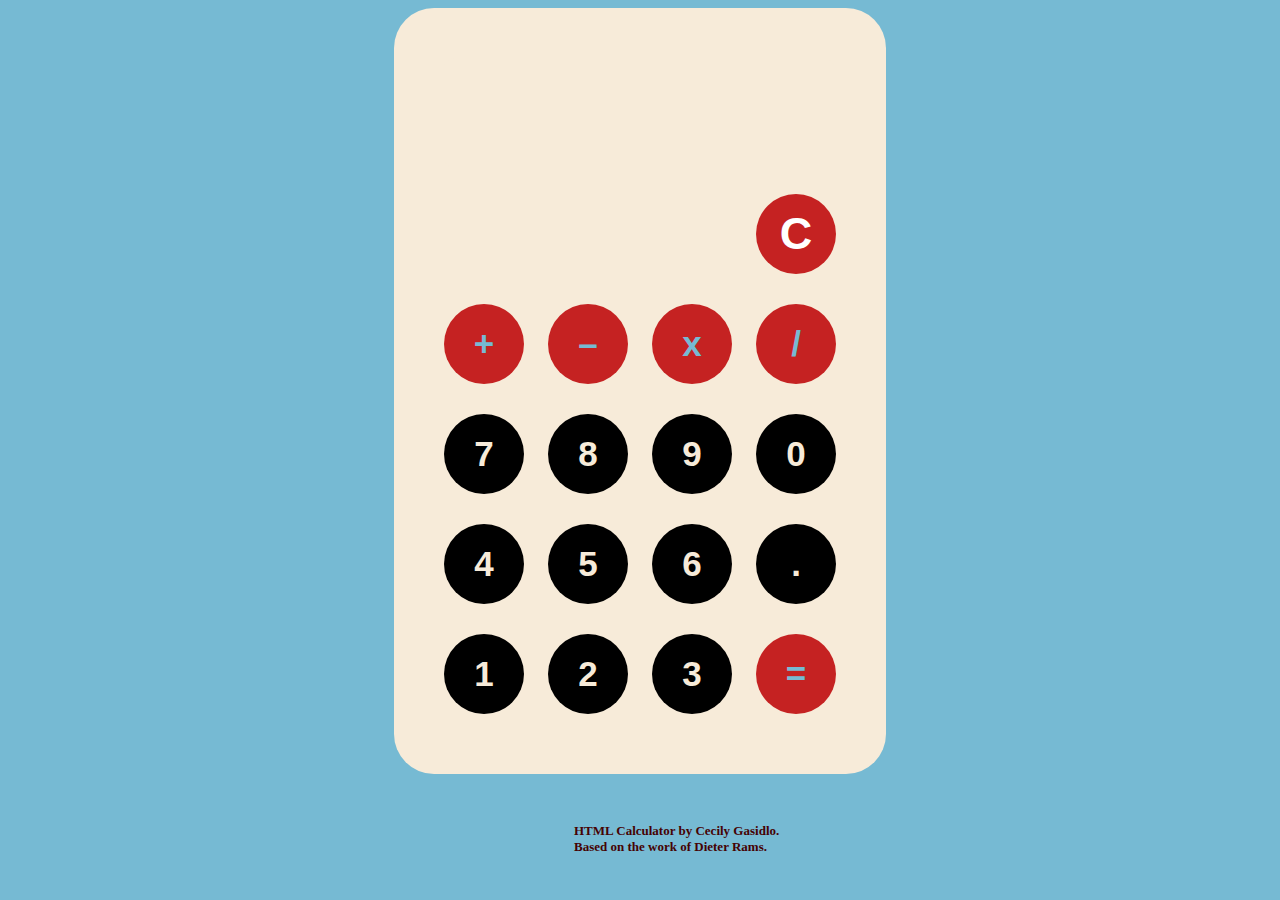
<file: dieter.calculator.html>
<!doctype html>
<html>
<head>
<style>
</style>		
<meta charset="UTF-8">
<title>dieter.calculator</title>
<link href="dieter.calculator.css" rel="stylesheet" type="text/css">
</head>
<style>
</style>

<body bgcolor="#76BAD3">	
<form name="calculator">

	
<div id="myCalculator">
<div id="top_display">	
<input type="text" name="display" id="display" disabled>
</div>
	

<div class="inputRow">	
<input type="button" id="clear" name="clear" value="C" onclick="calculator.display.value =''">
</div>		
	
<div class="inputRow">
<input type="button" id="add" class="operator" name="add" value="+" onclick="calculator.display.value +='+'">
<input type="button" id="subtract" class="operator" name="subtract" value="–" onclick="calculator.display.value +='-'">
<input type="button" id="multiply" class="operator" name="multiply" value="x" onclick="calculator.display.value +='*'">
<input type="button" id="divide" class="operator" name="divide" value="/" onclick="calculator.display.value +='/'">
</div>

<div>
<input type="button" name="seven" value="7" onclick="calculator.display.value +='7'">
<input type="button" name="eight" value="8" onclick="calculator.display.value +='8'">
<input type="button" name="nine" value="9" onclick="calculator.display.value +='9'">
<input type="button" name="zero" value="0" onclick="calculator.display.value +='0'">
</div>


<div>
<input type="button" name="four" value="4" onclick="calculator.display.value +='4'">
<input type="button" name="five" value="5" onclick="calculator.display.value +='5'">
<input type="button" name="six" value="6" onclick="calculator.display.value +='6'">
<input type="button" id="decimal" name="." value="." onclick="calculator.display.value +='.'">
</div>

<div>
<input type="button" name="one" value="1" onclick="calculator.display.value +='1'">
<input type="button" name="two" value="2" onClick="calculator.display.value +='2'">
<input type="button" name="three" value="3" onclick="calculator.display.value +='3'">
<input type="button" id ="equals" class="operator" name="equals" value="=" onclick="calculator.display.value = eval(calculator.display.value)">
</div>
																		
</div>

<h1> HTML Calculator by Cecily Gasidlo. <br>
	Based on the work of Dieter Rams.</h1> 
		
</form>
</body>
</html>
</file>
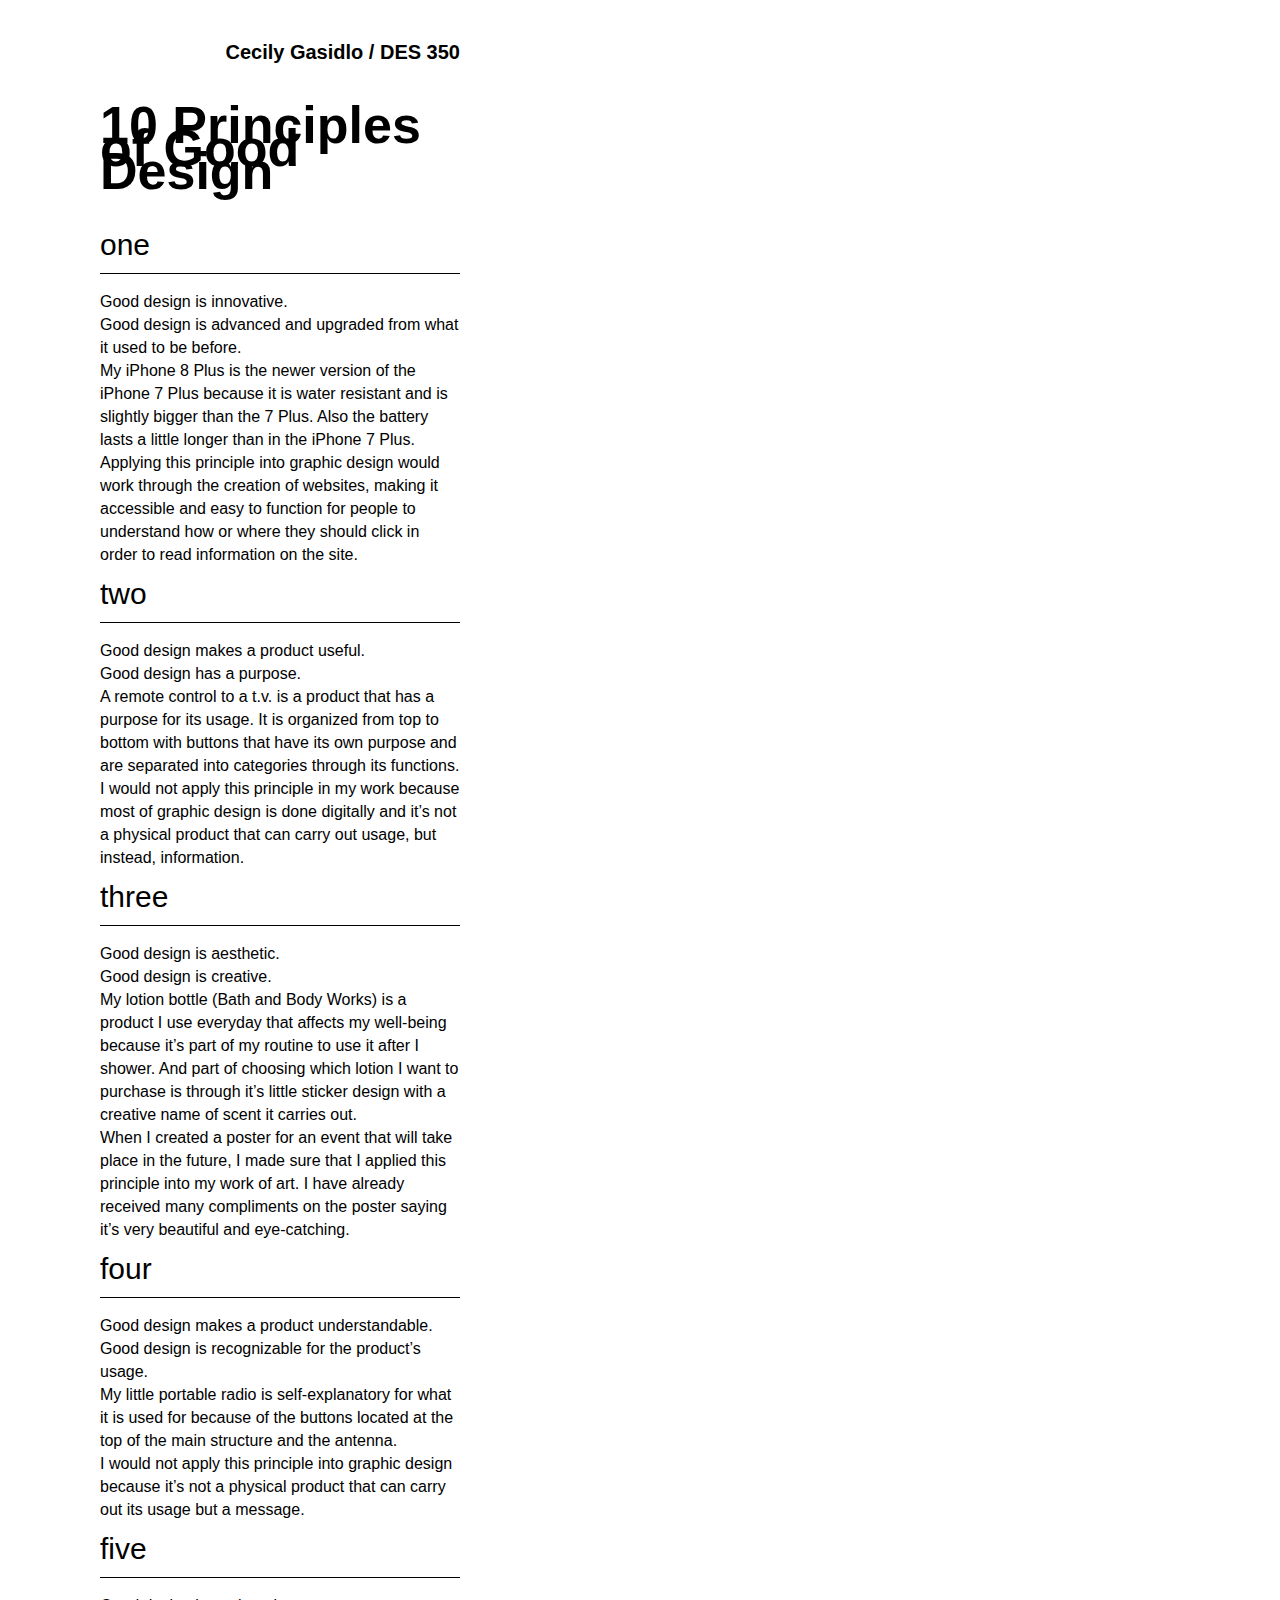
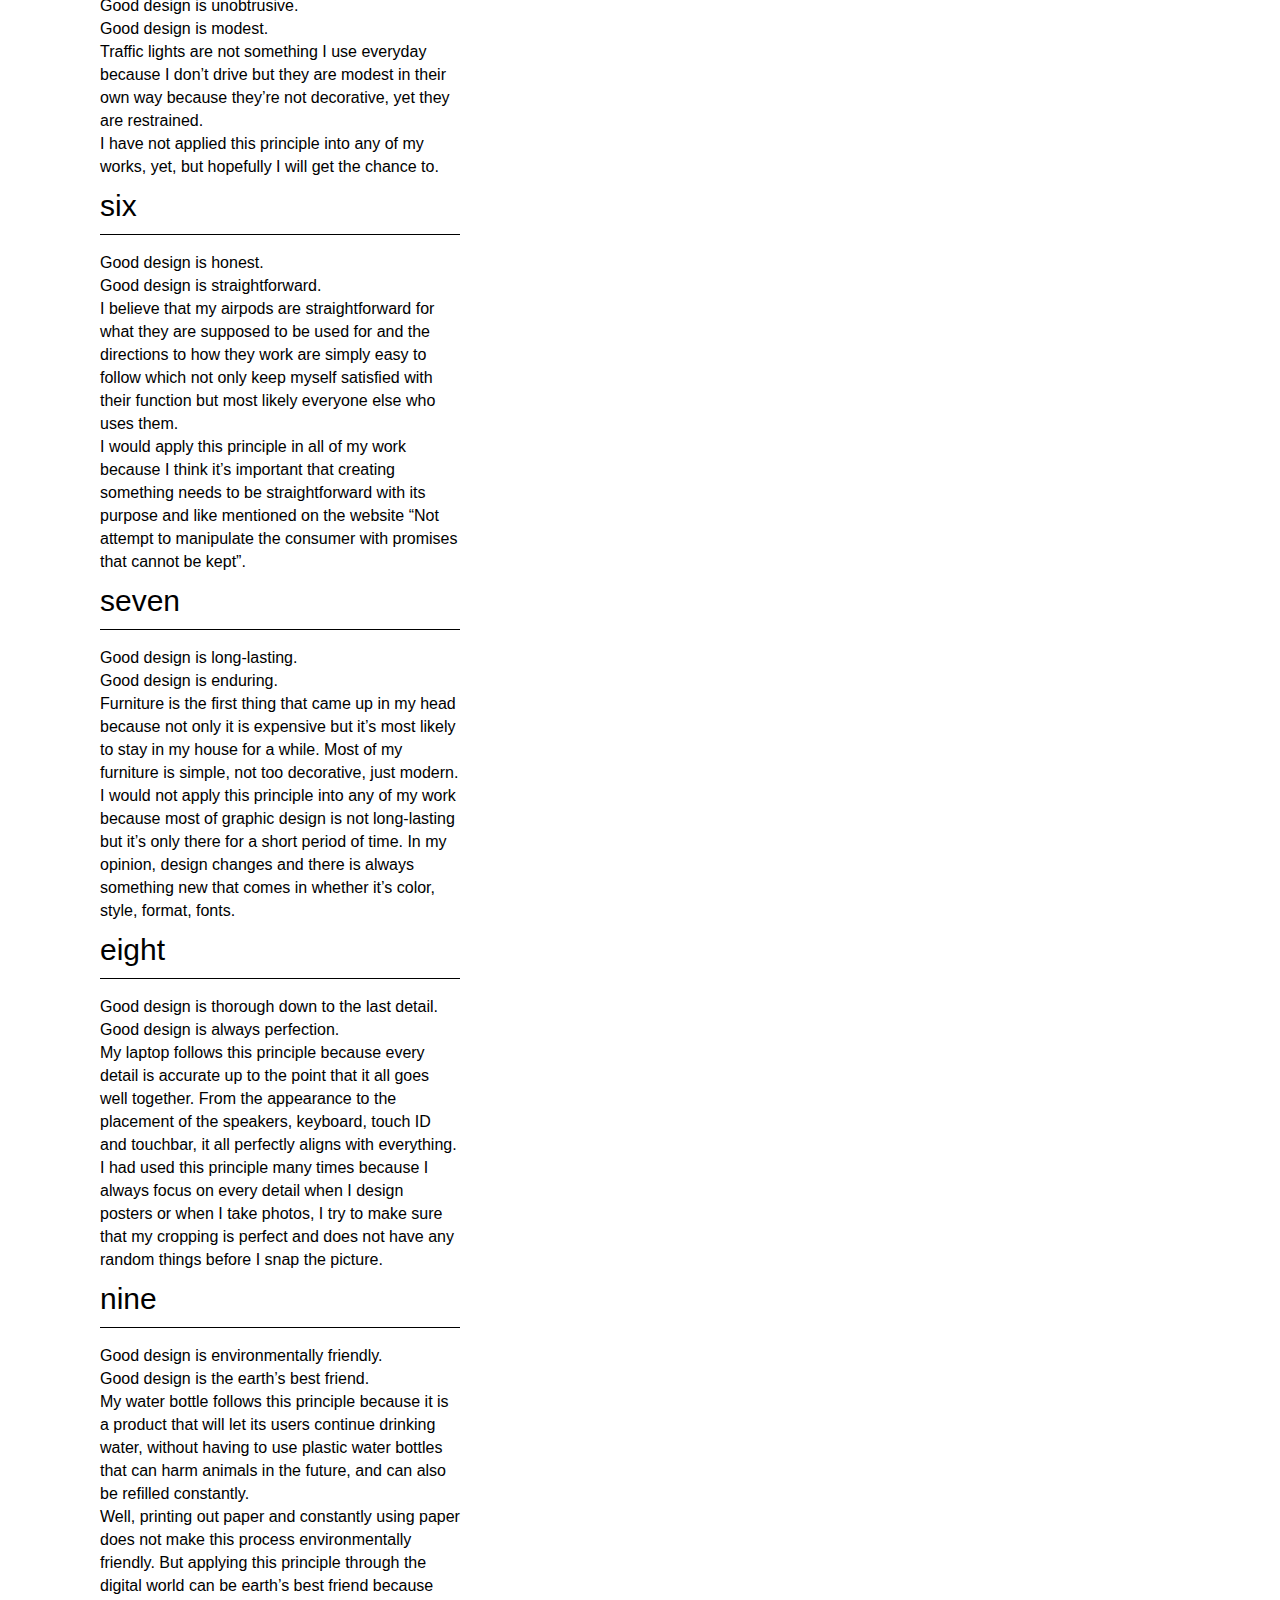
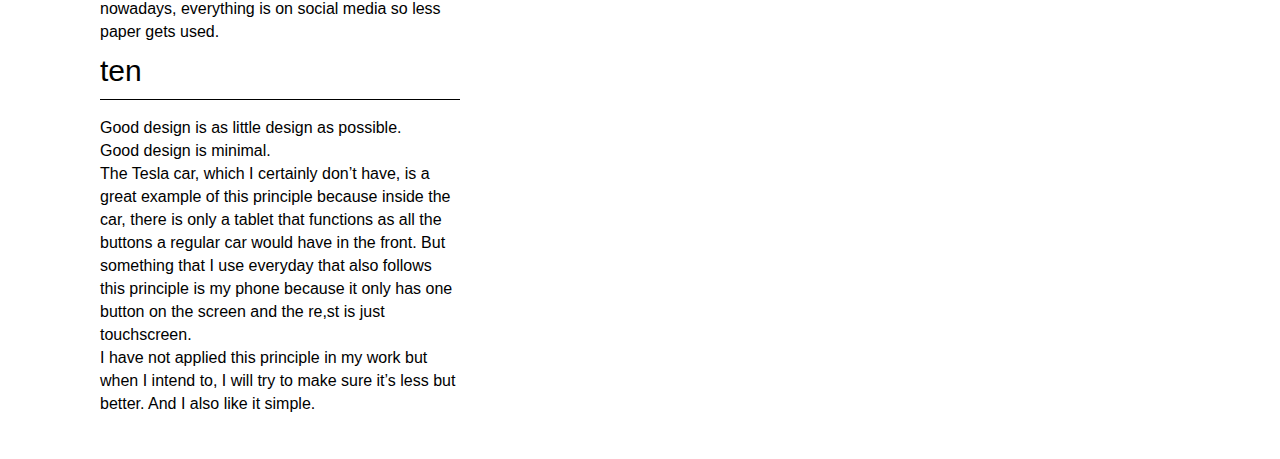
<file: EssayStyle.html>
<!doctype html>
<html>
<head>
<meta charset="UTF-8">
<title>Essay Style</title>
<link href="Essay Style.css" rel="stylesheet" type="text/css">
</head>

	<style>
		body{
			font-family:helvetica;	
		}
	</style>

<body>
	<h1>Cecily Gasidlo / DES 350</h1>
	<h2>10 Principles of Good Design</h2>

<div class="one"> one</div>	
<div class="ruleline"></div>	
<p>Good design is innovative.<br>
	Good design is advanced and upgraded from what it used to be before. <br>
	My iPhone 8 Plus is the newer version of the iPhone 7 Plus because it is water resistant and is slightly bigger than the 7 Plus. Also the battery lasts a little longer than in the iPhone 7 Plus.<br>
	Applying this principle into graphic design would work through the creation of websites, making it accessible and easy to function for people to understand how or where they should click in order to read information on the site.
</p>

<div class="two"> two</div>	
<div class="ruleline"></div>
<p>Good design makes a product useful.<br> 
	Good design has a purpose.<br>
	A remote control to a t.v. is a product that has a purpose for its usage. It is organized from top to bottom with buttons that have its own purpose and are separated into categories through its functions.<br> 
	I would not apply this principle in my work because most of graphic design is done digitally and it’s not a physical product that can carry out usage, but instead, information.
</p>
	
<div class="three"> three</div>	
<div class="ruleline"></div>	
<p>Good design is aesthetic. <br> 
	Good design is creative.<br> 
	My lotion bottle (Bath and Body Works) is a product I use everyday that affects my well-being because it’s part of my routine to use it after I shower. And part of choosing which lotion I want to purchase is through it’s little sticker design with a creative name of scent it carries out.<br>
	When I created a poster for an event that will take place in the future, I made sure that I applied this principle into my work of art. I have already received many compliments on the poster saying it’s very beautiful and eye-catching.
</p>

<div class="four">four</div>
<div class="ruleline"></div>
<p>Good design makes a product understandable.<br>
	Good design is recognizable for the product’s usage.<br>
	My little portable radio is self-explanatory for what it is used for because of the buttons located at the top of the main structure and the antenna.<br> 
	I would not apply this principle into graphic design because it’s not a physical product that can carry out its usage but a message.
</p>
	
<div class="five"> five</div>
<div class="ruleline"></div>
<p>Good design is unobtrusive. <br>
	Good design is modest.<br> 
	Traffic lights are not something I use everyday because I don’t drive but they are modest in their own way because they’re not decorative, yet they are restrained.<br> 
	I have not applied this principle into any of my works, yet, but hopefully I will get the chance to.
</p>

<div class="six">six</div>
<div class="ruleline"></div>
<p>Good design is honest.<br> 
	Good design is straightforward. <br>
	I believe that my airpods are straightforward for what they are supposed to be used for and the directions to how they work are simply easy to follow which not only keep myself satisfied with their function but most likely everyone else who uses them.<br>
	I would apply this principle in all of my work because I think it’s important that creating something needs to be straightforward with its purpose and like mentioned on the website “Not attempt to manipulate the consumer with promises that cannot be kept”.
</p>

<div class="seven"> seven</div>	
<div class="ruleline"></div>
<p>Good design is long-lasting. <br>
	Good design is enduring.<br>
	Furniture is the first thing that came up in my head because not only it is expensive but it’s most likely to stay in my house for a while. Most of my furniture is simple, not too decorative, just modern.<br>
	I would not apply this principle into any of my work because most of graphic design is not long-lasting but it’s only there for a short period of time. In my opinion, design changes and there is always something new that comes in whether it’s color, style, format, fonts.
</p>
	
<div class="eight">eight</div>
<div class="ruleline"></div>
<p>Good design is thorough down to the last detail. <br> 
	Good design is always perfection.<br>
	My laptop follows this principle because every detail is accurate up to the point that it all goes well together. From the appearance to the placement of the speakers, keyboard, touch ID and touchbar, it all perfectly aligns with everything.<br>
	I had used this principle many times because I always focus on every detail when I design posters or when I take photos, I try to make sure that my cropping is perfect and does not have any random things before I snap the picture.
</p>

<div class="nine"> nine</div>
<div class="ruleline"></div>
<p>Good design is environmentally friendly.<br>
	Good design is the earth’s best friend.<br>
	My water bottle follows this principle because it is a product that will let its users continue drinking water, without having to use plastic water bottles that can harm animals in the future, and can also be refilled constantly.<br>
	Well, printing out paper and constantly using paper does not make this process environmentally friendly. But applying this principle through the digital world can be earth’s best friend because nowadays, everything is on social media so less paper gets used.
</p>

<div class="ten"> ten</div>	
<div class="ruleline"></div>
<p>Good design is as little design as possible. <br>
	Good design is minimal. <br>
	The Tesla car, which I certainly don’t have, is a great example of this principle because inside the car, there is only a tablet that functions as all the buttons a regular car would have in the front. But something that I use everyday that also follows this principle is my phone because it only has one button on the screen and the re,st is just touchscreen.<br>
	I have not applied this principle in my work but when I intend to, I will try to make sure it’s less but better. And I also like it simple.
</p>	
	
</body>
</html>
</file>
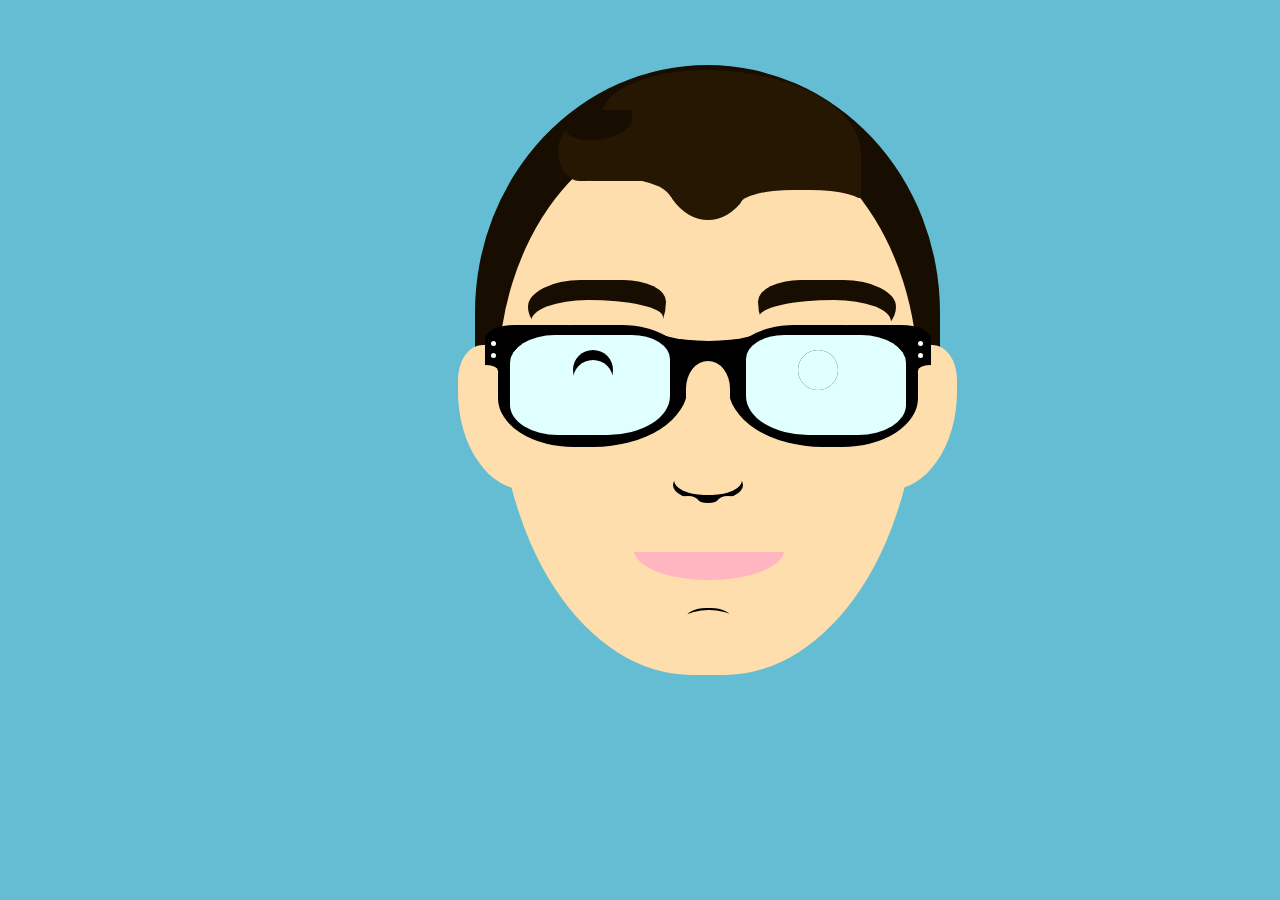
<file: Gasidlo_Portrait.html>
<!doctype html>
<html>
<head>
<meta charset="UTF-8">
<title>Gasidlo_Portrait</title>
</head>

<style>
	body{
		background-color:#64BDD2;
		display:block;
		margin-left:auto;
		margin-right:auto;
		width:30%;}

	
	.leftear{
		width:100px;
      	height:145px;
      	background:navajowhite;
      	border-radius:60% 60% 80% 170%;
		position: absolute;
		margin-top:280px;
		margin-left:10px;
	
		animation-name: leftear;
		animation-duration:5s; /* still needs figuring out*/
		animation-delay:2s;
		animation-iteration-count:infinite;
	}
	
	@-webkit-keyframes leftear {
		0% 	{margin-top:280px;}
		25%	{margin-top:290px;}
		
	}	
	
	.rightear{
		width:100px;
      	height:145px;
      	background:navajowhite;
      	border-radius:60% 60% 170% 80%;
		position: absolute;
		margin-top:280px;
		margin-left:409px;
	
		animation-name: rightear;
		animation-duration:5s;
		animation-delay:2s;
		animation-iteration-count:infinite;
	}
	
	@-webkit-keyframes rightear {
		0% 	{margin-top:280px;}
		25%	{margin-top:301px;}
	}
	
	
	.backhair{
		margin-top:65px;
		margin-left:27px;
		width:465px;
      	height:495px;
      	border-radius: 60% 60% 50% 50% / 60% 60% 50% 50%;
     	background-color:#180D01;}
	
	.face{
      	width: 420px;
      	height: 550px;
     	background-color:navajowhite;
     	border-radius: 60% 60% 60% 60% / 60% 60% 70% 70%;
		position: absolute;
		margin-left:50px;
		margin-top:60px}
	
	.chin1{ 
		position:absolute;
		width: 45px;
      	height: 20px;
		margin-left:238px;
		margin-top:48px;
      	background: black;
      	border-radius: 100px / 50px;}
	
	.chin2{ 
		position:absolute;
		width: 80px;
     	height: 50px;
      	background: navajowhite;
      	border-radius: 50%;
		margin-left:220.5px;
		margin-top:50px;}
	
	.lips1{
		position:absolute;
		display: block;
      	width: 150px;
      	height: 60px;
      	background-color:lightpink;
      	border-radius: 40% 40% 70% 70% / 60% 60% 70% 70%;
		margin-left:186px;
		margin-top:-40px;}
	
	.lips2{
		position:absolute;
		width:190px;
      	height:32px;
      	background:navajowhite;
		margin-left:169px;
		margin-top:-40px;
	}
	
	.nose1{
		position:absolute;
		width: 70px;
      	height: 30px;
		margin-left:225px;
		margin-top:-90px;
     	background: black;
      	border-radius: 100px / 50px;}
	
	.nose2{
		position:absolute;
		width: 68px;
      	height: 30px;
		margin-left:226px;
		margin-top:-95px;
     	background:navajowhite;
      	border-radius: 100px / 50px;}
	
	.firstnostril{
		position:absolute;
		width: 20px;
      	height: 10px;
		margin-left:230px;
		margin-top:-64px;
      	background: navajowhite;
      	border-radius: 50%}
	
	.secondnostril{
		position:absolute;
		width: 20px;
      	height: 10px;
		margin-left:270px;
		margin-top:-64px;
      	background: navajowhite;
      	border-radius: 50%}
	
	.middlenose{
		position:absolute;
		width: 20px;
      	height: 7px;
		margin-left:250px;
		margin-top:-64px;
      	background: black;
      	border-radius: 50%}
	
	.leftside{
		position:absolute;
		width: 190px;
      	height: 122px;
		margin-top:-235px;
		margin-left:50px;
      	background: black;
     	border-radius: 40% 35% 50% 40%;}
		
	.rightside{
		position:absolute;
		width: 190px;
      	height: 122px;
		margin-top:-235px;
		margin-left:280px;
      	background: black;
		border-radius: 35% 40% 40% 50%;}
	
	.leftsidepoint{
		position:absolute;
		width: 99px;
      	height: 46px;
		margin-left:37px;
		margin-top:-235px;
      	background:black;
		border-radius: 30% 20% 40% 10% }
	
	.underleftsidepoint{
		position:absolute;
		width: 23px;
      	height: 20px;
		margin-top:-195px;
		margin-left:27px;
      	background: navajowhite;
      	border-radius: 100px / 50px;}
	
	.leftcircle1{
		position:absolute;
		width:5px;
      	height:5px;
		margin-top:-219px;
		margin-left:43px;
      	background: white;
     	border-radius: 50%}
	
	.leftcircle2{
		position:absolute;
		width:5px;
      	height:5px;
		margin-top:-207px;
		margin-left:43px;
      	background: white;
     	border-radius: 50%}
	
	.rightsidepoint{
		position:absolute;
		width: 99px;
      	height: 46px;
		margin-left:384px;
		margin-top:-235px;
      	background:black;
		border-radius: 20% 30% 10% 40%}
	
	.underrightsidepoint{
		position:absolute;
		width: 23px;
      	height: 20px;
		margin-top:-195px;
		margin-left:470px;
      	background: navajowhite;
      	border-radius: 100px / 50px;}
	
	.rightcircle1{
		position:absolute;
		width:5px;
      	height:5px;
		margin-top:-219px;
		margin-left:470px;
      	background: white;
     	border-radius: 50%}
	
	.rightcircle2{
		position:absolute;
		width:5px;
      	height:5px;
		margin-top:-207px;
		margin-left:470px;
      	background: white;
     	border-radius: 50%}
	
	.middleglass{
		position:absolute;
		width: 260px;
      	height: 50px;
		margin-top:-230px;
		margin-left:130px;
     	background: black;
      	border-radius: 190px / 50px;}
	
	.ovalglass{
		position:absolute;
		width: 115px;
      	height: 50px;
		margin-top:-269px;
		margin-left:203px;
     	background: navajowhite;
      	border-radius: 190px / 50px;}
	
	.overglass{
		position:absolute;
		width: 130px;
      	height: 70px;
		margin-top:-400px;
		margin-left:190px;
      	background:navajowhite;
      	border-radius: 55px / 20px;}
	
	.underglass{
		position:absolute;
		width: 44px;
      	height: 76px;
		margin-left:238px;
		margin-top:-199px;
     	background:navajowhite;
      	border-radius: 40px / 50px;}
	
	.leftglass{
		position:absolute;
      	width: 160px;
      	height: 100px;
		margin-top:-225px;
		margin-left:62px;
      	background-color:lightcyan;
      	border-radius: 28% 24% 39% 30%;}
	
	.rightglass{
		position:absolute;
      	width: 160px;
      	height: 100px;
		margin-top:-225px;
		margin-left:298px;
      	background-color:lightcyan;
      	border-radius: 24% 28% 30% 39%;}
	
	.lefteye{
		position:absolute;
		width:40px;
      	height:40px;
		margin-top:-210px;
		margin-left:125px;
      	background: black;
      	border-radius:50%;
	}
	
	.lefteyecover{
		position:absolute;
		width:40px;
      	height:40px;
		margin-top:-200px;
		margin-left:125px;
      	background:lightcyan;
      	border-radius:50%;
		
		animation-name: leftcover;
		animation-duration:6s;
		animation-delay:2s;
		animation-iteration-count:infinite;	
	}
	
		@-webkit-keyframes leftcover {
		0% 	{margin-top:-165px;}
		
		10% {margin-top:-165px;}
		
		50% {margin-top:-200px;}
		
		100%{margin-top:-164px;}
	}	
	
	.righteye{
		position:absolute;
		width:40px;
      	height:40px;
		margin-top:-210px;
		margin-left:350px;
      	background: black;
		border-radius:50%;}
	
	.righteyecover{
		position:absolute;
		width:40px;
      	height:40px;
		margin-top:-210px;
		margin-left:350px;
      	background:lightcyan;
      	border-radius:50%;
		
		animation-name: rightcover;
		animation-duration:6s;
		animation-delay:2s;
		animation-iteration-count:infinite;
		
	}
	
		@-webkit-keyframes rightcover {
		0% 	{margin-top:-165px;}
		
		10% {margin-top:-165px;}

		50% {margin-top:-200px;}
		
		100%{margin-top:-164px;}	
	}
	
	.hair1{
		position:absolute;
      	width:100px;
     	height: 140px;
		margin-top:-480px;
		margin-left:210px;
     	background-color:#251701;
      	border-radius:50% 50% 50% 50%;}
	
	.hair2{
		position:absolute;
      	width:260px;
     	height: 130px;
		margin-top:-490px;
		margin-left:153px;
     	background-color:#251701;
      	border-radius:100% 150% 150% 100%/90% 160% 5% 100%;}
	
	.hair3{
		position:absolute;
      	width:122px;
     	height:31px;
		margin-top:-370px;
		margin-left:293px;
		background-color: navajowhite;
		border-radius:61% 61% 81% 60%;}
	
	.hair4{
		position:absolute;
      	width:100px;
     	height:50px;
		margin-top:-381px;
		margin-left:125px;
		background-color:navajowhite;
		border-radius:70% 70% 70% 70%;}
	
	.hair5{
		position:absolute;
      	width:98px;
     	height:50px;
		margin-top:-429px;
		margin-left:119px;
		background-color:#251701;
		border-radius:200% 70% 70% 70%;}
	
	.hair6{
		position:absolute;
      	width:40px;
     	height:55px;
		margin-top:-434px;
		margin-left:110px;
		background-color:#251701;
		border-radius:60% 70% 40% 70%;}
	
	.hair7{
		position:absolute;
      	width:65px;
     	height:30px;
		margin-top:-450px;
		margin-left:119px;
		background-color:#180D01;
		border-radius:100% 20% 195% 90%;}
	
	.lefteyebraw{
		position:absolute;
		width: 138px;
      	height: 70px;
		margin-top:-280px;
		margin-left:80px;
      	background: #180D01;
      	border-radius:50% 40% 40% 80% / 50% 40% 90% 80%;}
	
	.lefteyebraw2{
		position:absolute;
		width: 132px;
      	height: 60px;
		margin-top:-260px;
		margin-left:83px;
      	background: navajowhite;
      	border-radius:60% 80% 40% 80% / 50% 40% 75% 80%;}
	
	.righteyebraw{
		position:absolute;
		width: 138px;
      	height: 70px;
		margin-top:-280px;
		margin-left:310px;
      	background: #180D01;
      	border-radius:40% 50% 80% 40% / 40% 50% 80% 90%;}
	
	.righteyebraw2{
		position:absolute;
		width: 132px;
      	height: 60px;
		margin-top:-260px;
		margin-left:311px;
      	background: navajowhite;
      	border-radius:80% 60% 80% 40% / 40% 50% 80% 75%;}
	
	
	</style>	
	
<body>
	
	<div class="leftear"></div>
	<div class="rightear"></div>
	
	<div class="face"></div>
	
	<div class="backhair"></div>
	
	<div class="chin1"></div>
	<div class="chin2"></div>
	
	<div class="lips1"></div>
	<div class="lips2"></div>
	
	<div class="nose1"></div>
	<div class="nose2"></div>
	<div class="firstnostril"></div>
	<div class="secondnostril"></div>
	
	<div class="middleglass"></div>
	<div class="ovalglass"></div>
	
	<div class="lefteyebraw"></div>
	<div class="righteyebraw"></div>
	<div class="righteyebraw2"></div>
	<div class="lefteyebraw2"></div>
	
	
	
	<div class="leftsidepoint"></div>
	<div class="rightsidepoint"></div>
	
	
	<div class="leftside"></div>
	<div class="rightside"></div>
	
	<div class="middlenose"></div>
	
	<div class="underleftsidepoint"></div>
	<div class="leftcircle1"></div>
	<div class="leftcircle2"></div>
	
	<div class="underrightsidepoint"></div>
	<div class="rightcircle1"></div>
	<div class="rightcircle2"></div>
	
	<div class="overglass"></div>
	
	
	<div class="underglass"></div>
	<div class="leftglass"></div>
	<div class="rightglass"></div>
	<div class="lefteye"></div>
	<div class="lefteyecover"></div>
	<div class="righteye"></div>
	<div class="righteyecover"></div>
	<div class="lefteyebrow"></div>
	<div class="ovalleftbrow"></div>
	<div class="hair1"></div>
	<div class="hair2"></div>
	<div class="hair3"></div>
	<div class="hair4"></div>
	<div class="hair5"></div>
	<div class="hair6"></div>
	<div class="hair7"></div>
	
	

	
	
	
</body>
</html>
</file>
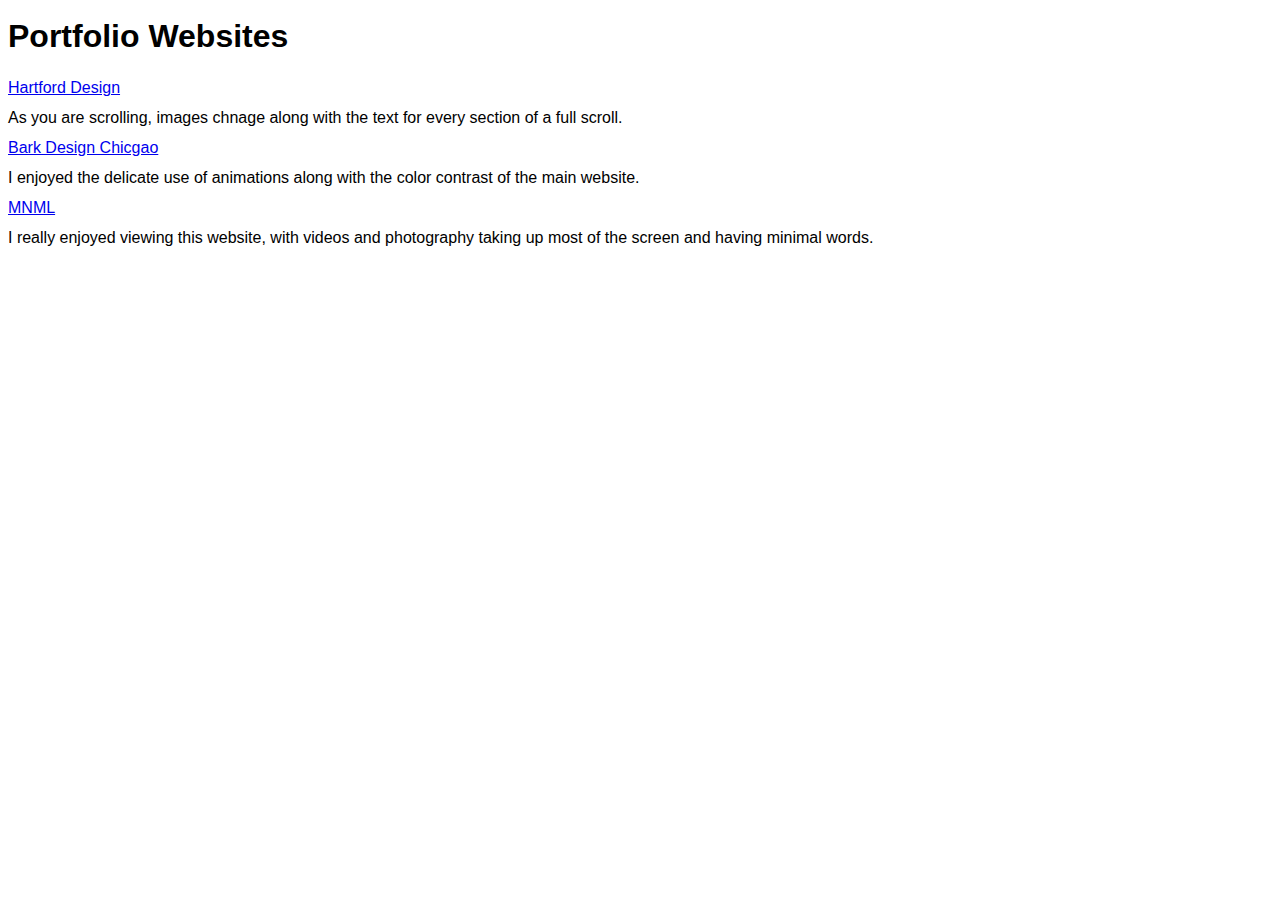
<file: Portfolio.html>
<!doctype html>
<html>
<head>
<meta charset="UTF-8">
<title>Portfolio</title>
</head>

<style>
	body{
		font-size:16px;
		font-family: "Gill Sans", "Gill Sans MT", "Myriad Pro", "DejaVu Sans Condensed", Helvetica, Arial, "sans-serif";
		line-height:30px;}
	</style>	
	
	
<body>
	<h1>Portfolio Websites</h1>
	<a href="http://hartfordesign.com" target="_self">Hartford Design</a><br>
	As you are scrolling, images chnage along with the text for every section of a full scroll. <br>
	
	<a href="https://www.barkdesignchicago.com" target="_self">Bark Design Chicgao</a><br>I enjoyed the delicate use of animations along with the color contrast of the main website.<br>
	
	<a href="https://www.mnml.com" target="_self">MNML</a><br>I really enjoyed viewing this website, with videos and photography taking up most of the screen and having minimal words. 
	
</body>
</html>
</file>
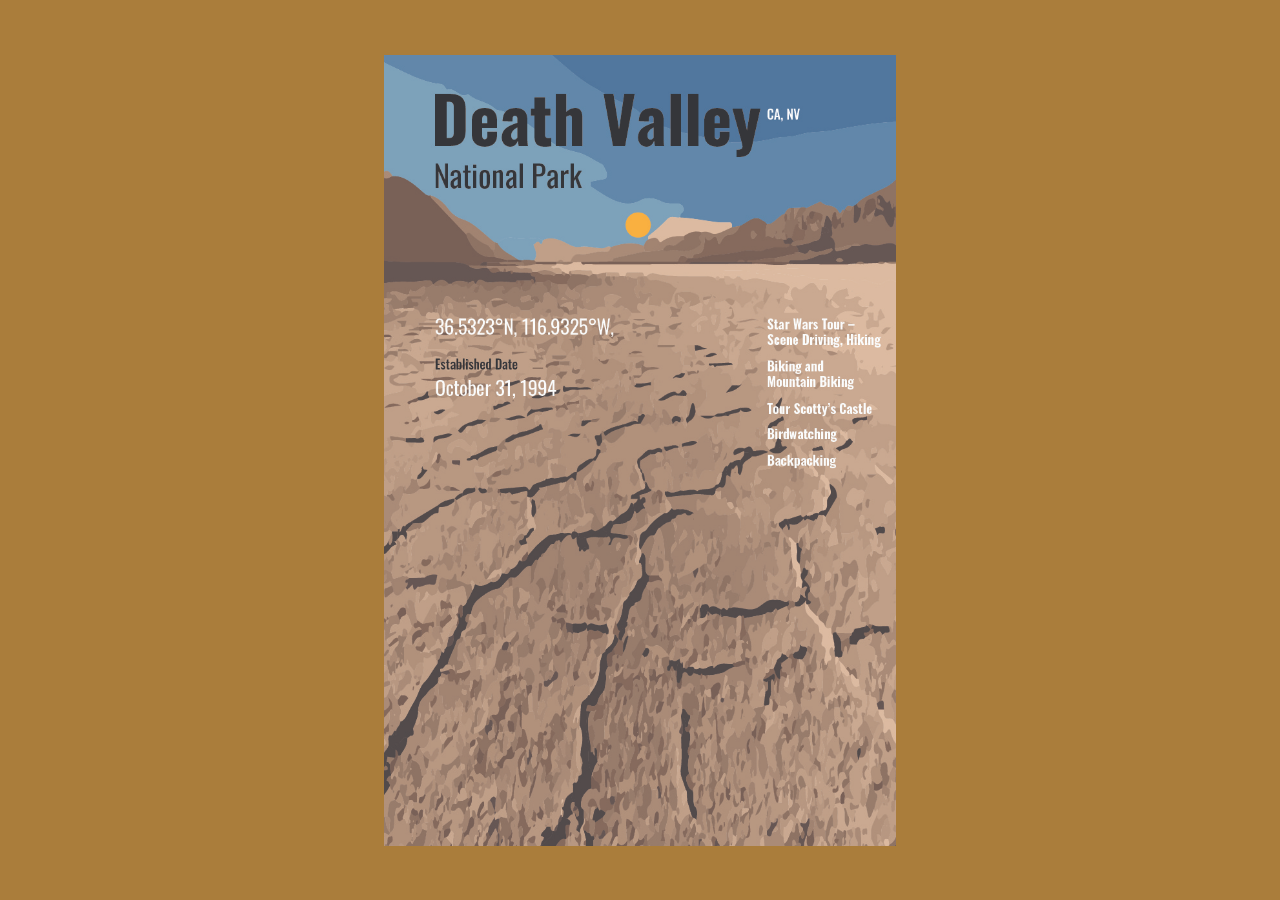
<file: Poster-web.html>
<!doctype html>
<html>
<head>
<meta charset="UTF-8">
<title>poster</title>
	
	
<style>
	body{
		margin:0px;
		padding:0px;
		background-color:#AA7D3B}	
	
	.card{
		position:absolute;
		left:50%;
		top:50%;
		transform:translate(-50%, -50%);
		width:40%;
		height:90vh;
		background:url("colorposter.jpg")no-repeat center;
		background-size:contain;}
	
	.card:hover{
		background: url("final-poster-animation-.gif") no-repeat center;
		background-size:contain;
	}
	
	#preload{
		background:url("colorposter.jpg") no-repeat -9999px -9999px;
	}
	
</style>	
</head>


	
	
<body>

<div id="preload"></div>	
<div class="card"> </div>

	
</body>
</html>
</file>
<file: dieter.calculator.css>
@charset "UTF-8";
/* CSS Document */


#myCalculator{
	background-color:#F7EBD9;
	padding:40px;
	border-radius:40px;
}

#display{
	padding-top:10px;
	width:390px;
	height:100px;
	text-align:left;
	font-size:100px;
	color:#450203;
	background-color:#F7EBD9;
	border-radius:10px;
}

input{
	outline:0;
	border:none;
	color: #F7EBD9;
	background-color:#000000;
	width: 80px;
	height: 80px;
	font-size: 35px;
	padding: 0px;
	margin-top: 10px;
	margin-right:10px;
	margin-bottom:20px;
	margin-left:10px;
	border-radius: 40px;
	font-weight:bold;

	}

input:hover{
	color:#000000;
	background-color:#F7EBD9;
	}

#clear{
	color:#FFFFFF;
	background-color:#C52222;
	width: 80px;
	height: 80px;
	margin-top:6px;
	margin-left:250px;
	float:right;
	font-weight:bold;
	font-size:45px;
}
	
#clear:hover{
	color:#76BAD3;
	background-color:#F7EBD9;
}

#add{
	background-color:#C52222;
	color:#76BAD3;
}

#add:hover{
	color:#C52222;
	background-color:#F7EBD9;
}

#subtract{
	background-color:#C52222;
	color:#76BAD3;
}
	
#subtract:hover{
	color:#C52222;
	background-color:#F7EBD9;
}

#multiply{
	background-color:#C52222;
	color:#76BAD3;
}

#multiply:hover{
	color:#C52222;
	background-color:#F7EBD9;
}

#divide{
	background-color:#C52222;
	color:#76BAD3;
}

#divide:hover{
	color:#C52222;
	background-color:#F7EBD9;
}

#decimal{
	background-color:#000000;
}

#decimal:hover{
	color:#000000;
	background-color:#F7EBD9;
}

#equals{
	background-color:#C52222;
	color:#76BAD3;
}

#equals:hover{
	color:#C52222;
	background-color:#F7EBD9;
}

.operator {
	font-weight:bold;
}

form{
	display:grid;
	justify-content:center;
}	

h1{
	font-size:13px;
	font-weight:600;
	padding-top:40px;
	padding-left:180px;
	color:#450203;
}
</file>
<file: Essay Style.css>
@charset "UTF-8";
/* CSS Document */

body{
	margin-left:80px;
	margin-right:800px;
	padding:20px;
	font-siz:12px;
	line-height:23px;
}

.ruleline{
	height:1px;
	background-color:black;
	width:100%;
	margin-top:17px;
}

h1{
	margin-bottom:50px;
	font-size:20px;
	text-align:right;
}

h2{
	margin-bottom:50px;
	font-size:52px;

	
}

.one{
	font-size:30px;
	border-top:1px;
}

.two{
	font-size:30px;
}

.three{
	font-size:30px;
}

.four{
	font-size:30px;
}

.five{
	font-size:30px;
}

.six{
	font-size:30px;
}

.seven{
	font-size:30px;
}

.eight{
	font-size:30px;
}

.nine{
	font-size:30px;
}

.ten{
	font-size:30px;
}
</file>
